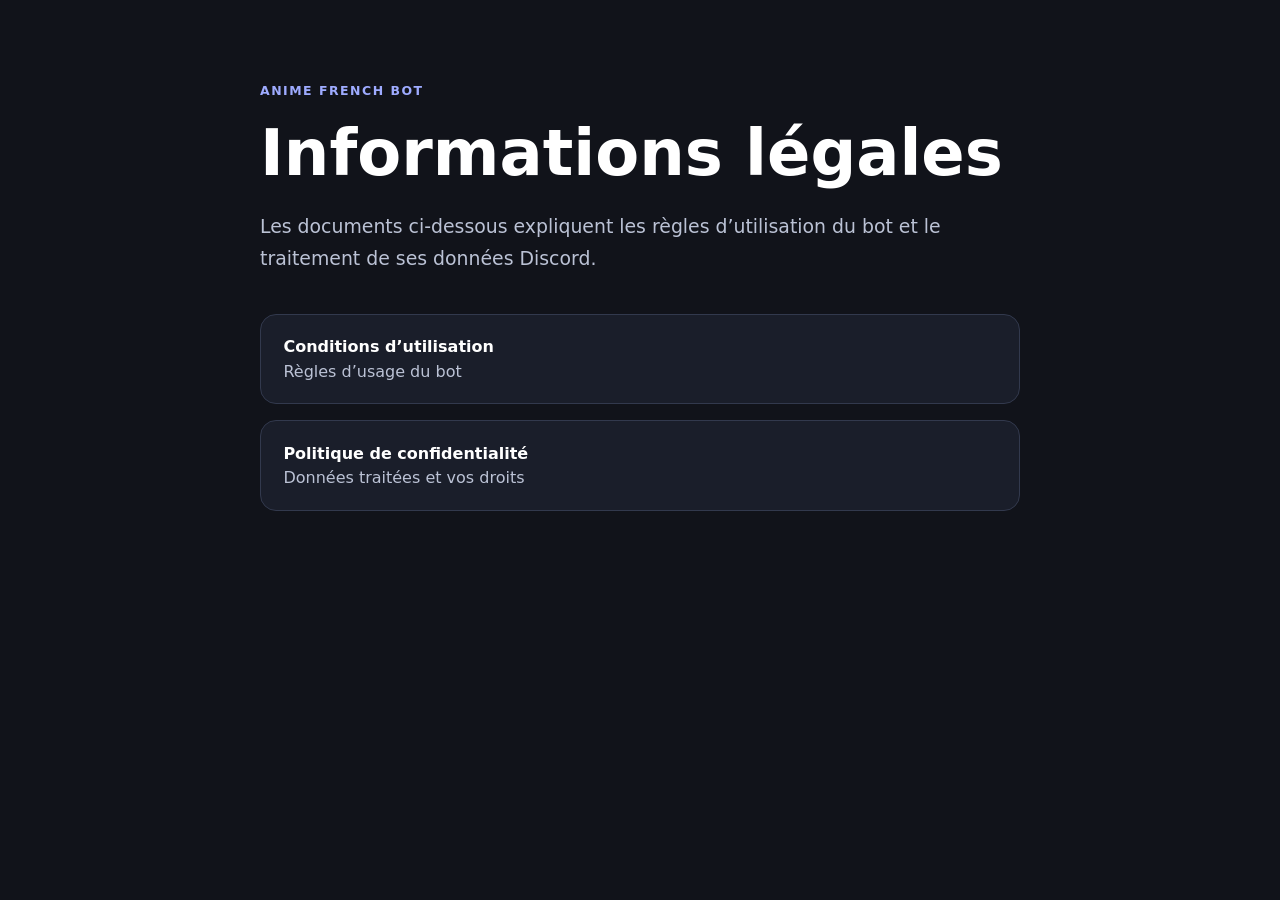
<file: index.html>
<!doctype html>
<html lang="fr">
  <head>
    <meta charset="utf-8">
    <meta name="viewport" content="width=device-width, initial-scale=1">
    <meta name="description" content="Informations légales d’Anime French Bot.">
    <title>Anime French Bot — Informations légales</title>
    <link rel="stylesheet" href="styles.css">
  </head>
  <body>
    <!-- Cette page dirige vers les deux documents demandés par Discord. -->
    <main>
      <p class="eyebrow">ANIME FRENCH BOT</p>
      <h1>Informations légales</h1>
      <p class="intro">Les documents ci-dessous expliquent les règles d’utilisation du bot et le traitement de ses données Discord.</p>
      <nav aria-label="Documents légaux">
        <a class="card" href="terms.html">
          <strong>Conditions d’utilisation</strong>
          <span>Règles d’usage du bot</span>
        </a>
        <a class="card" href="privacy.html">
          <strong>Politique de confidentialité</strong>
          <span>Données traitées et vos droits</span>
        </a>
      </nav>
    </main>
  </body>
</html>
</file>
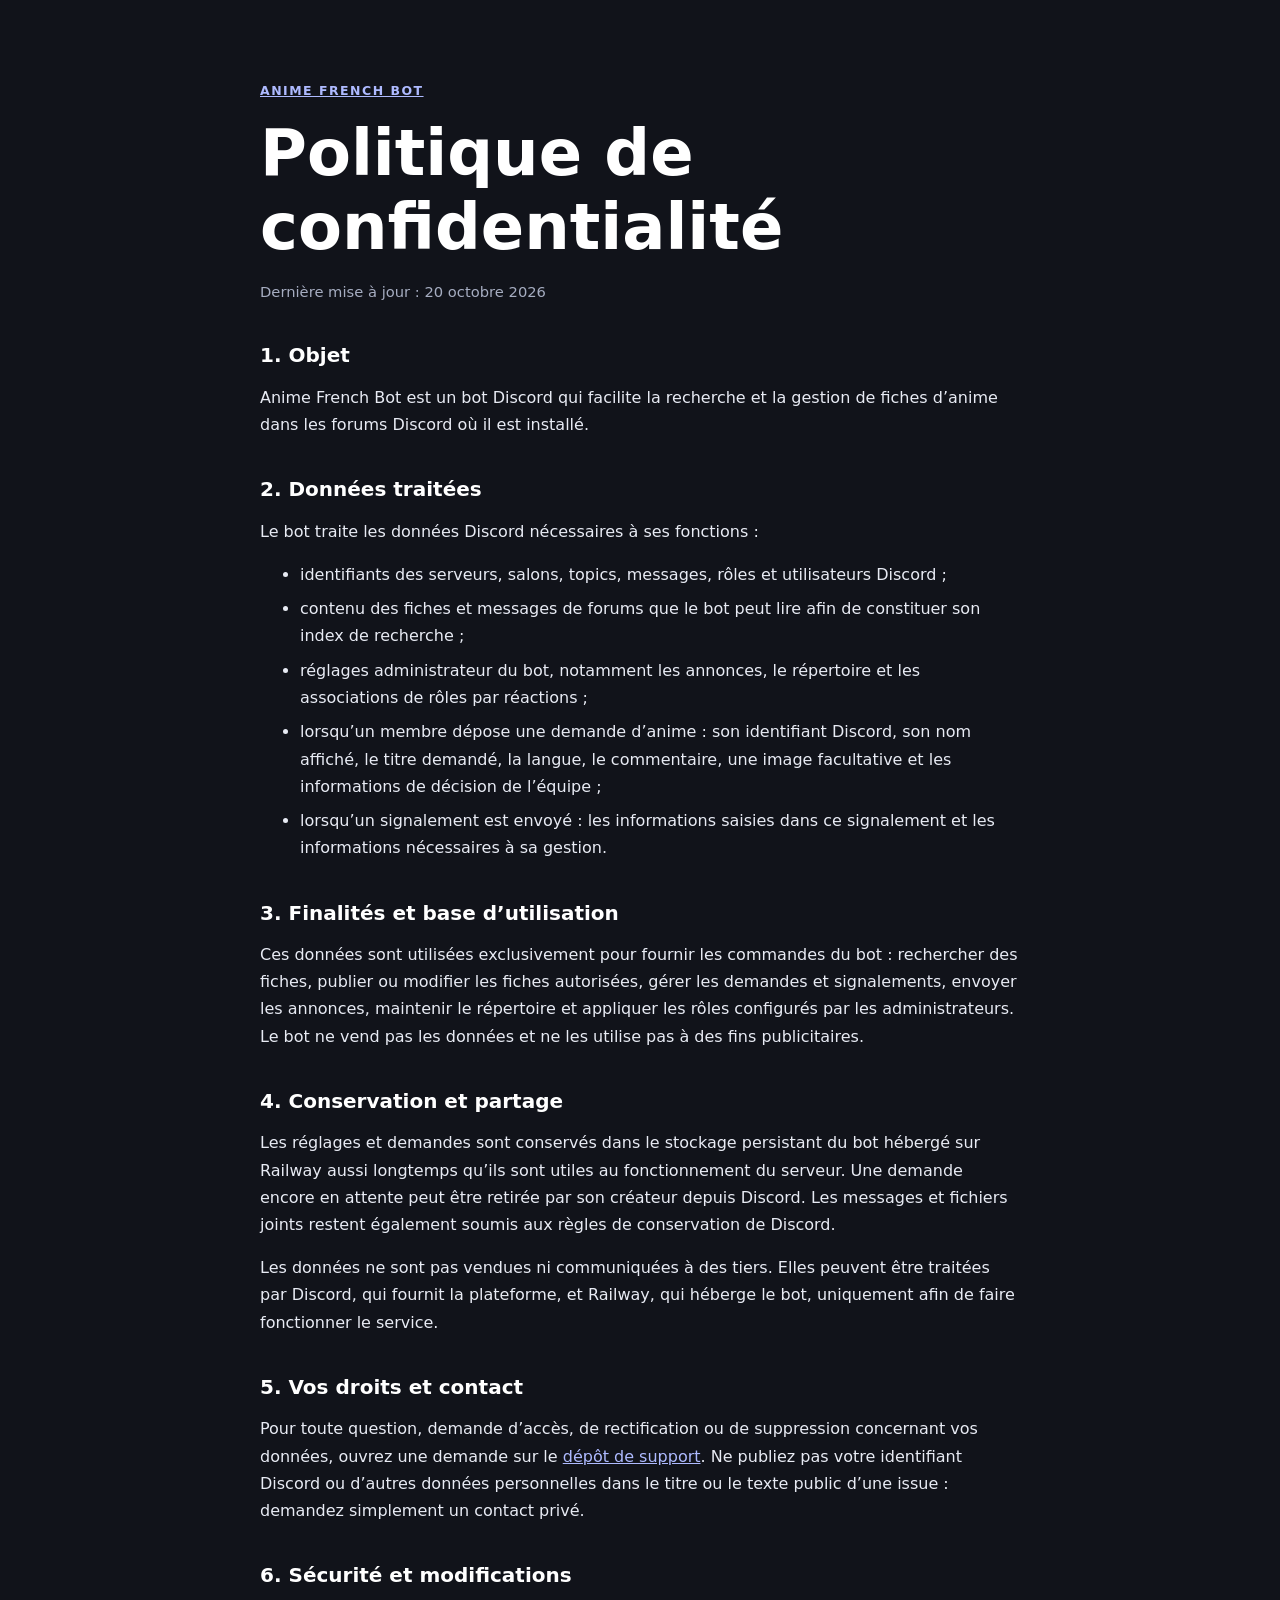
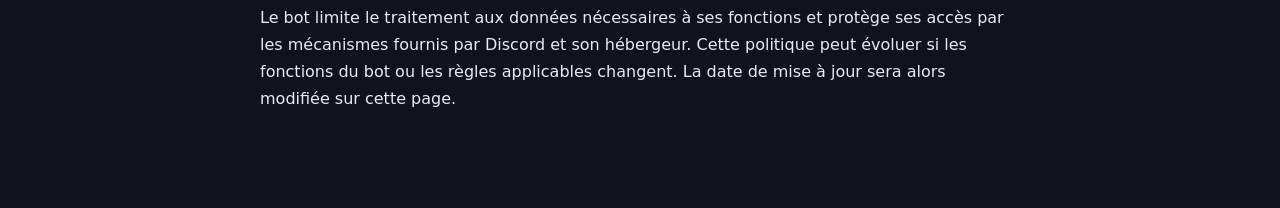
<file: privacy.html>
<!doctype html>
<html lang="fr">
  <head>
    <meta charset="utf-8">
    <meta name="viewport" content="width=device-width, initial-scale=1">
    <meta name="description" content="Politique de confidentialité d’Anime French Bot.">
    <title>Politique de confidentialité — Anime French Bot</title>
    <link rel="stylesheet" href="styles.css">
  </head>
  <body>
    <!-- Le contenu décrit uniquement les traitements présents dans le code du bot. -->
    <main class="legal">
      <p class="eyebrow"><a href="index.html">ANIME FRENCH BOT</a></p>
      <h1>Politique de confidentialité</h1>
      <p class="updated">Dernière mise à jour : 20 octobre 2026</p>

      <h2>1. Objet</h2>
      <p>Anime French Bot est un bot Discord qui facilite la recherche et la gestion de fiches d’anime dans les forums Discord où il est installé.</p>

      <h2>2. Données traitées</h2>
      <p>Le bot traite les données Discord nécessaires à ses fonctions :</p>
      <ul>
        <li>identifiants des serveurs, salons, topics, messages, rôles et utilisateurs Discord ;</li>
        <li>contenu des fiches et messages de forums que le bot peut lire afin de constituer son index de recherche ;</li>
        <li>réglages administrateur du bot, notamment les annonces, le répertoire et les associations de rôles par réactions ;</li>
        <li>lorsqu’un membre dépose une demande d’anime : son identifiant Discord, son nom affiché, le titre demandé, la langue, le commentaire, une image facultative et les informations de décision de l’équipe ;</li>
        <li>lorsqu’un signalement est envoyé : les informations saisies dans ce signalement et les informations nécessaires à sa gestion.</li>
      </ul>

      <h2>3. Finalités et base d’utilisation</h2>
      <p>Ces données sont utilisées exclusivement pour fournir les commandes du bot : rechercher des fiches, publier ou modifier les fiches autorisées, gérer les demandes et signalements, envoyer les annonces, maintenir le répertoire et appliquer les rôles configurés par les administrateurs. Le bot ne vend pas les données et ne les utilise pas à des fins publicitaires.</p>

      <h2>4. Conservation et partage</h2>
      <p>Les réglages et demandes sont conservés dans le stockage persistant du bot hébergé sur Railway aussi longtemps qu’ils sont utiles au fonctionnement du serveur. Une demande encore en attente peut être retirée par son créateur depuis Discord. Les messages et fichiers joints restent également soumis aux règles de conservation de Discord.</p>
      <p>Les données ne sont pas vendues ni communiquées à des tiers. Elles peuvent être traitées par Discord, qui fournit la plateforme, et Railway, qui héberge le bot, uniquement afin de faire fonctionner le service.</p>

      <h2>5. Vos droits et contact</h2>
      <p>Pour toute question, demande d’accès, de rectification ou de suppression concernant vos données, ouvrez une demande sur le <a href="https://github.com/CyrilG93/AnimeFrenchBot-Legal/issues">dépôt de support</a>. Ne publiez pas votre identifiant Discord ou d’autres données personnelles dans le titre ou le texte public d’une issue : demandez simplement un contact privé.</p>

      <h2>6. Sécurité et modifications</h2>
      <p>Le bot limite le traitement aux données nécessaires à ses fonctions et protège ses accès par les mécanismes fournis par Discord et son hébergeur. Cette politique peut évoluer si les fonctions du bot ou les règles applicables changent. La date de mise à jour sera alors modifiée sur cette page.</p>
    </main>
  </body>
</html>
</file>
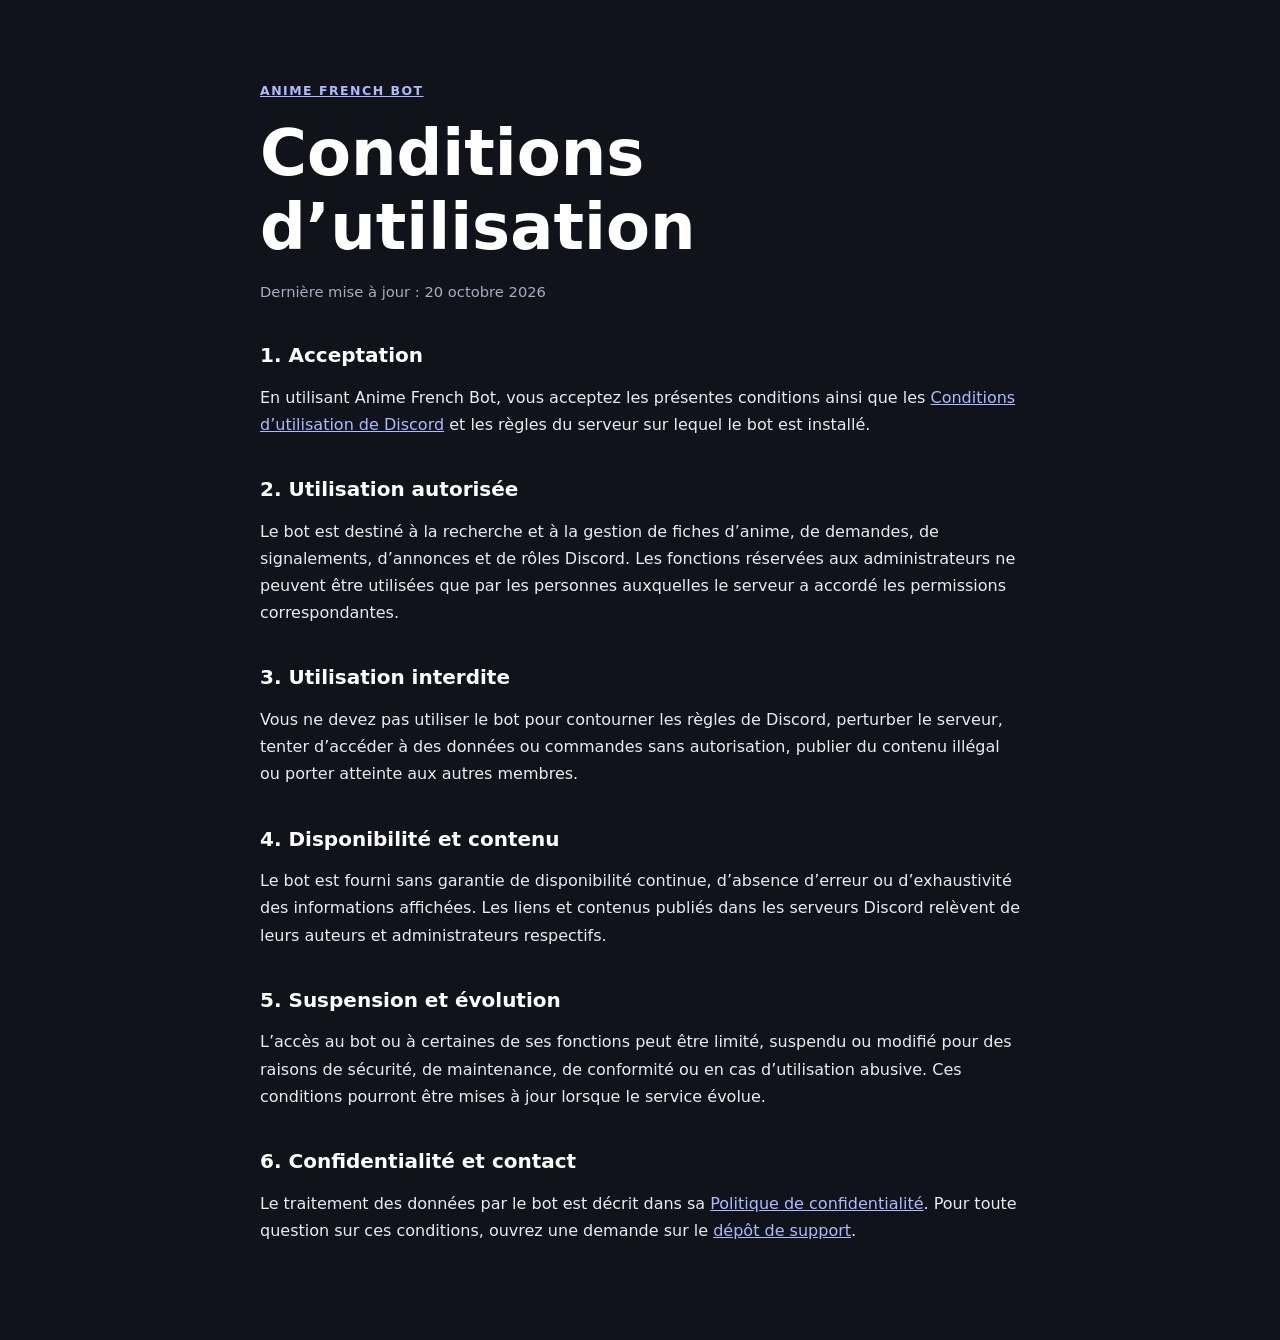
<file: terms.html>
<!doctype html>
<html lang="fr">
  <head>
    <meta charset="utf-8">
    <meta name="viewport" content="width=device-width, initial-scale=1">
    <meta name="description" content="Conditions d’utilisation d’Anime French Bot.">
    <title>Conditions d’utilisation — Anime French Bot</title>
    <link rel="stylesheet" href="styles.css">
  </head>
  <body>
    <!-- Ces conditions expliquent les règles d’utilisation du bot dans Discord. -->
    <main class="legal">
      <p class="eyebrow"><a href="index.html">ANIME FRENCH BOT</a></p>
      <h1>Conditions d’utilisation</h1>
      <p class="updated">Dernière mise à jour : 20 octobre 2026</p>

      <h2>1. Acceptation</h2>
      <p>En utilisant Anime French Bot, vous acceptez les présentes conditions ainsi que les <a href="https://discord.com/terms">Conditions d’utilisation de Discord</a> et les règles du serveur sur lequel le bot est installé.</p>

      <h2>2. Utilisation autorisée</h2>
      <p>Le bot est destiné à la recherche et à la gestion de fiches d’anime, de demandes, de signalements, d’annonces et de rôles Discord. Les fonctions réservées aux administrateurs ne peuvent être utilisées que par les personnes auxquelles le serveur a accordé les permissions correspondantes.</p>

      <h2>3. Utilisation interdite</h2>
      <p>Vous ne devez pas utiliser le bot pour contourner les règles de Discord, perturber le serveur, tenter d’accéder à des données ou commandes sans autorisation, publier du contenu illégal ou porter atteinte aux autres membres.</p>

      <h2>4. Disponibilité et contenu</h2>
      <p>Le bot est fourni sans garantie de disponibilité continue, d’absence d’erreur ou d’exhaustivité des informations affichées. Les liens et contenus publiés dans les serveurs Discord relèvent de leurs auteurs et administrateurs respectifs.</p>

      <h2>5. Suspension et évolution</h2>
      <p>L’accès au bot ou à certaines de ses fonctions peut être limité, suspendu ou modifié pour des raisons de sécurité, de maintenance, de conformité ou en cas d’utilisation abusive. Ces conditions pourront être mises à jour lorsque le service évolue.</p>

      <h2>6. Confidentialité et contact</h2>
      <p>Le traitement des données par le bot est décrit dans sa <a href="privacy.html">Politique de confidentialité</a>. Pour toute question sur ces conditions, ouvrez une demande sur le <a href="https://github.com/CyrilG93/AnimeFrenchBot-Legal/issues">dépôt de support</a>.</p>
    </main>
  </body>
</html>
</file>
<file: styles.css>
/* La feuille unique garde les documents légaux rapides à charger et lisibles sur mobile. */
:root {
  color-scheme: dark;
  font-family: Inter, ui-sans-serif, system-ui, -apple-system, BlinkMacSystemFont, "Segoe UI", sans-serif;
  background: #11131a;
  color: #e8ebf4;
}

* { box-sizing: border-box; }

body { margin: 0; }

main {
  width: min(100% - 2rem, 760px);
  margin: 0 auto;
  padding: 5rem 0;
}

.legal { max-width: 800px; }

.eyebrow {
  margin: 0 0 1rem;
  color: #9eabff;
  font-size: .78rem;
  font-weight: 800;
  letter-spacing: .12em;
}

h1, h2 { color: #fff; line-height: 1.15; }
h1 { margin: 0; font-size: clamp(2.25rem, 8vw, 4rem); }
h2 { margin-top: 2.5rem; font-size: 1.25rem; }
p, li { line-height: 1.7; }
.intro { max-width: 43rem; color: #bbc2d5; font-size: 1.18rem; }
.updated { color: #a6adc1; font-size: .92rem; }

nav { display: grid; gap: 1rem; margin-top: 2.5rem; }
.card {
  display: grid;
  gap: .35rem;
  padding: 1.4rem;
  border: 1px solid #32394d;
  border-radius: 1rem;
  color: #fff;
  text-decoration: none;
  background: #1a1e2a;
}
.card:hover { border-color: #9eabff; background: #20263a; }
.card span { color: #bbc2d5; }

a { color: #aebaff; }
a:hover { color: #d4daff; }
li + li { margin-top: .45rem; }
</file>
